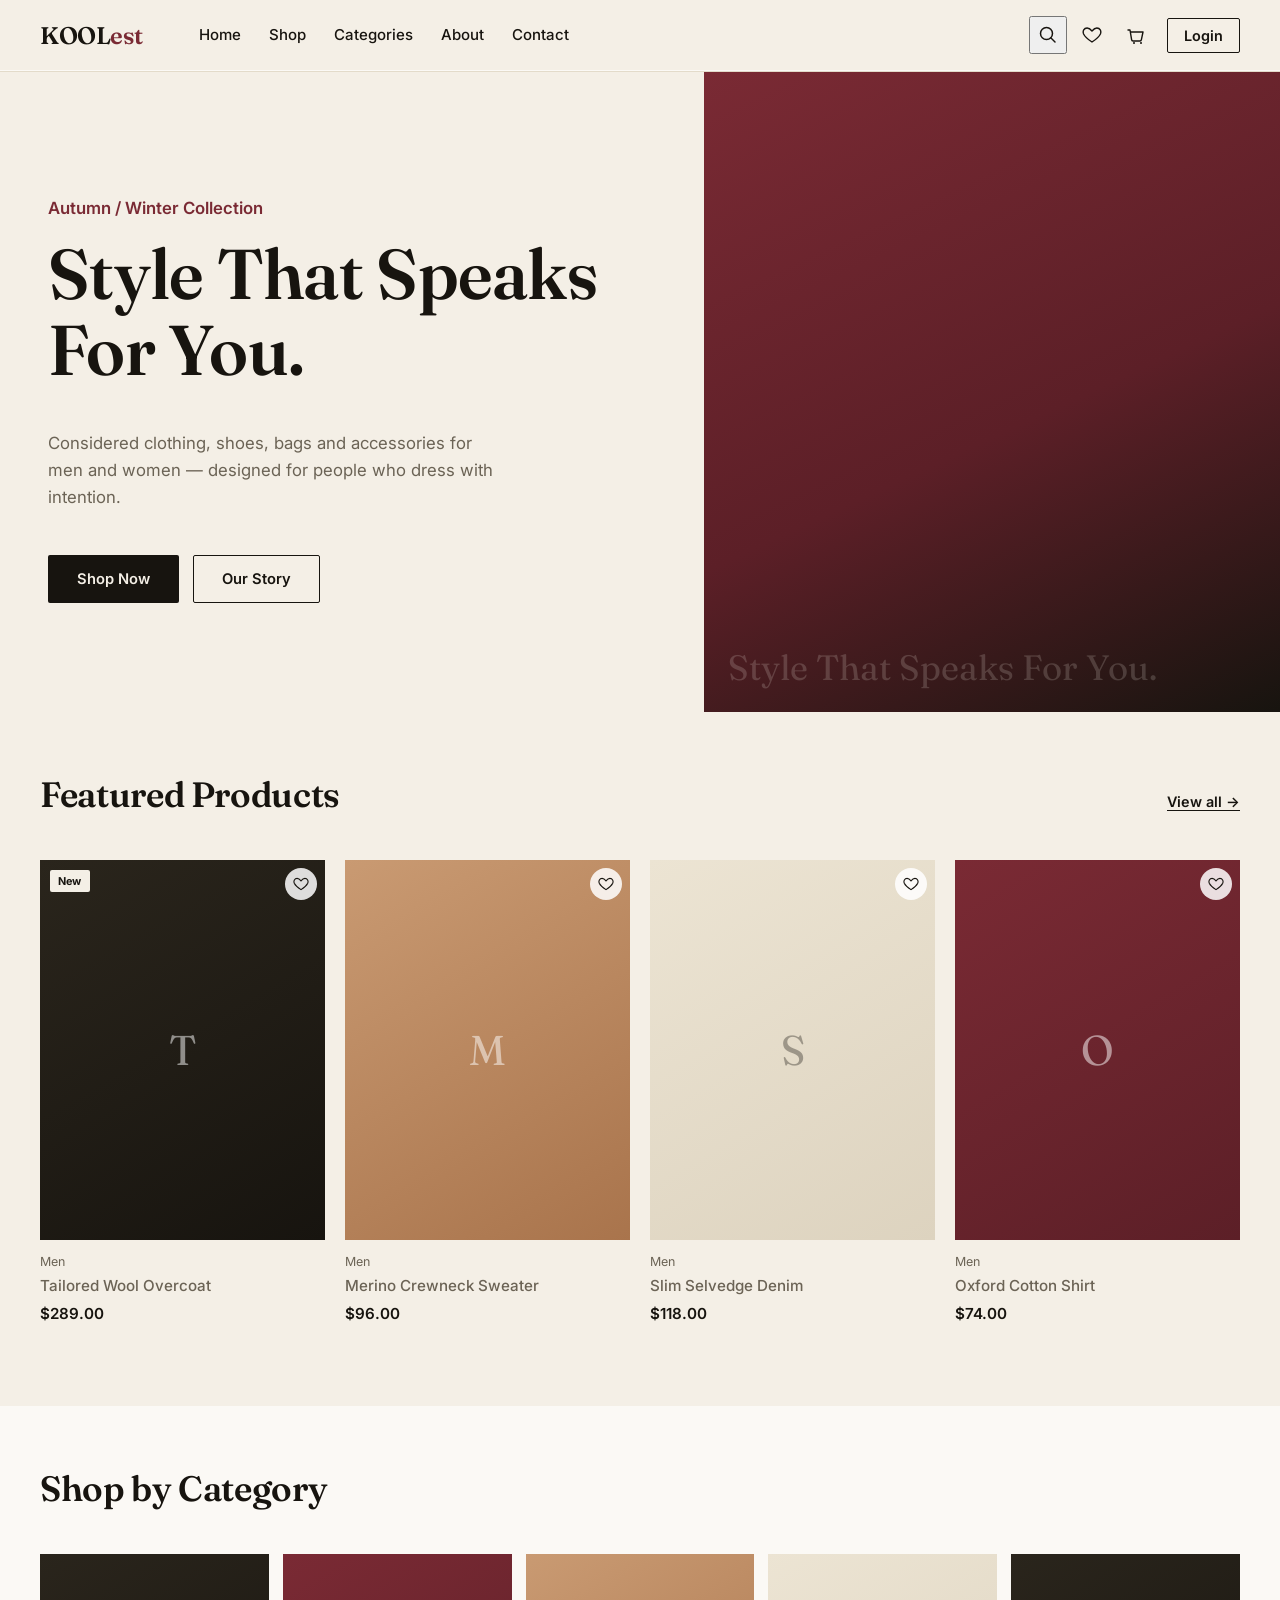
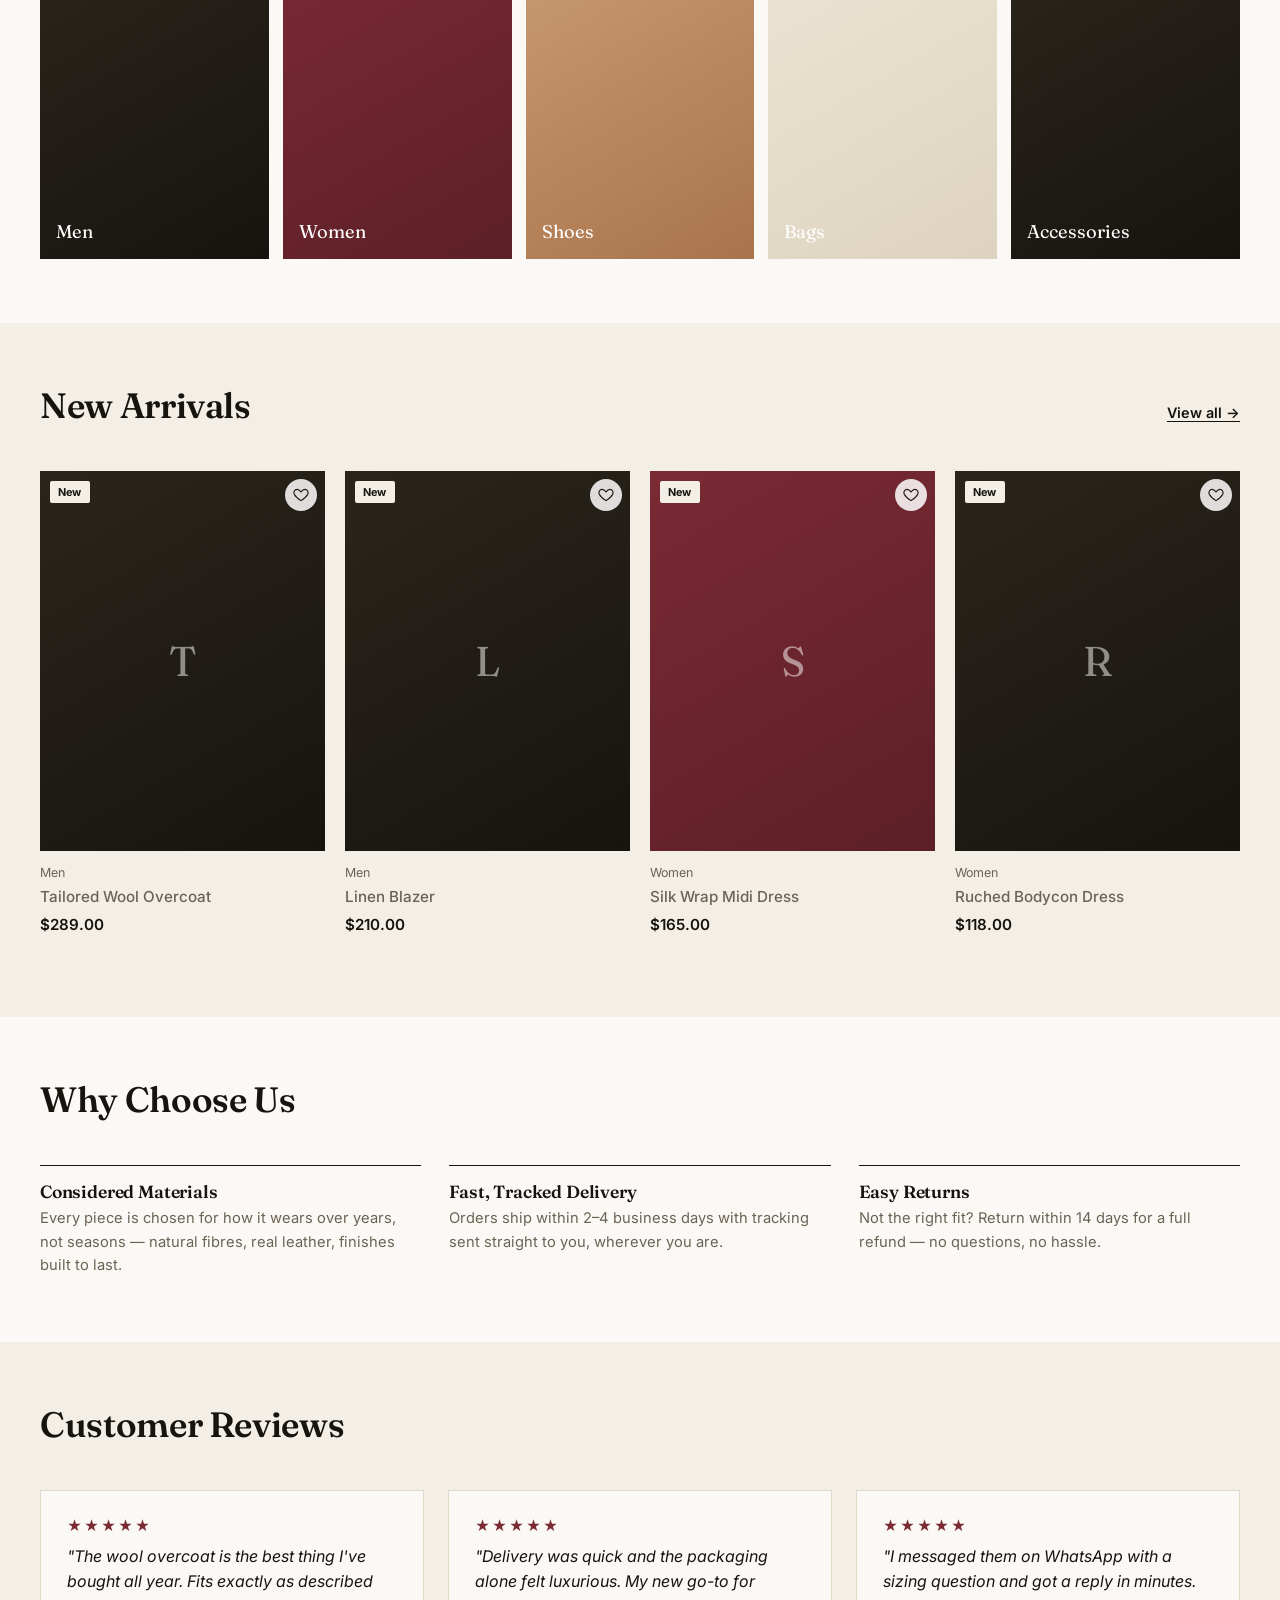
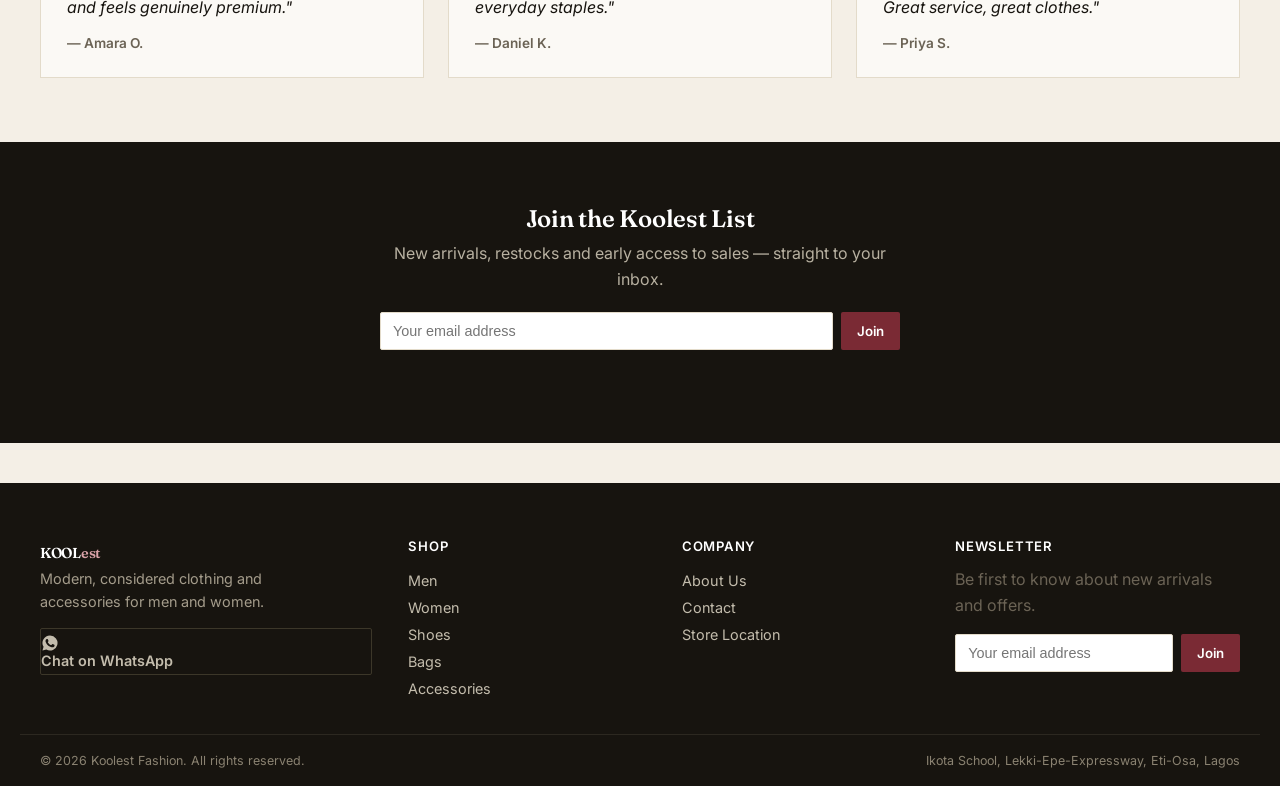
<file: k web/index.html>
<!DOCTYPE html>
<html lang="en">
<head>
<meta charset="UTF-8" />
<meta name="viewport" content="width=device-width, initial-scale=1.0" />
<title>Koolest Fashion — Style That Speaks For You</title>
<meta name="description" content="Koolest Fashion — modern, considered clothing, shoes, bags and accessories for men and women." />
<link rel="preconnect" href="https://fonts.googleapis.com">
<link href="https://fonts.googleapis.com/css2?family=Fraunces:opsz,wght@9..144,500;9..144,600;9..144,700&family=Inter:wght@400;500;600;700&display=swap" rel="stylesheet">
<link rel="stylesheet" href="style.css" />
</head>
<body>

<div id="site-header"></div>

<section class="hero">
  <div class="hero-text">
    <p class="hero-eyebrow">Autumn / Winter Collection</p>
    <h1>Style That Speaks For You.</h1>
    <p>Considered clothing, shoes, bags and accessories for men and women — designed for people who dress with intention.</p>
    <div class="hero-actions">
      <a href="shop.html" class="btn btn-primary">Shop Now</a>
      <a href="about.html" class="btn btn-outline">Our Story</a>
    </div>
  </div>
  <div class="hero-image"></div>
</section>

<section class="section">
  <div class="wrap">
    <div class="section-head">
      <h2>Featured Products</h2>
      <a href="shop.html">View all →</a>
    </div>
    <div class="grid grid-4" id="featuredGrid"></div>
  </div>
</section>

<section class="section section-alt" id="categories">
  <div class="wrap">
    <div class="section-head"><h2>Shop by Category</h2></div>
    <div class="cat-grid" id="catGrid"></div>
  </div>
</section>

<section class="section">
  <div class="wrap">
    <div class="section-head">
      <h2>New Arrivals</h2>
      <a href="shop.html">View all →</a>
    </div>
    <div class="grid grid-4" id="newGrid"></div>
  </div>
</section>

<section class="section section-alt">
  <div class="wrap">
    <div class="section-head"><h2>Why Choose Us</h2></div>
    <div class="feature-grid">
      <div class="feature">
        <h3>Considered Materials</h3>
        <p>Every piece is chosen for how it wears over years, not seasons — natural fibres, real leather, finishes built to last.</p>
      </div>
      <div class="feature">
        <h3>Fast, Tracked Delivery</h3>
        <p>Orders ship within 2–4 business days with tracking sent straight to you, wherever you are.</p>
      </div>
      <div class="feature">
        <h3>Easy Returns</h3>
        <p>Not the right fit? Return within 14 days for a full refund — no questions, no hassle.</p>
      </div>
    </div>
  </div>
</section>

<section class="section">
  <div class="wrap">
    <div class="section-head"><h2>Customer Reviews</h2></div>
    <div class="review-grid">
      <div class="review">
        <div class="review-stars">★★★★★</div>
        <p>"The wool overcoat is the best thing I've bought all year. Fits exactly as described and feels genuinely premium."</p>
        <div class="review-name">— Amara O.</div>
      </div>
      <div class="review">
        <div class="review-stars">★★★★★</div>
        <p>"Delivery was quick and the packaging alone felt luxurious. My new go-to for everyday staples."</p>
        <div class="review-name">— Daniel K.</div>
      </div>
      <div class="review">
        <div class="review-stars">★★★★★</div>
        <p>"I messaged them on WhatsApp with a sizing question and got a reply in minutes. Great service, great clothes."</p>
        <div class="review-name">— Priya S.</div>
      </div>
    </div>
  </div>
</section>

<section class="section" style="background:var(--ink); color:var(--ivory)">
  <div class="wrap" style="text-align:center; max-width:560px">
    <h2 style="color:#fff">Join the Koolest List</h2>
    <p style="color:#b8b1a1">New arrivals, restocks and early access to sales — straight to your inbox.</p>
    <form class="newsletter-form" style="margin-top:20px" onsubmit="handleNewsletter(event)">
      <input type="email" required placeholder="Your email address" />
      <button type="submit">Join</button>
    </form>
    <p class="newsletter-note" id="newsletterNote2" style="color:#d9a2a8"></p>
  </div>
</section>

<div id="site-footer"></div>

<script src="products.js"></script>
<script src="store.js"></script>
<script src="chrome.js"></script>
<script>
  document.addEventListener("DOMContentLoaded", () => {
    document.getElementById("featuredGrid").innerHTML =
      PRODUCTS.slice(0, 4).map(productCardHTML).join("");
    document.getElementById("newGrid").innerHTML =
      PRODUCTS.filter(p => p.tag === "New").slice(0, 4).map(productCardHTML).join("");
    document.getElementById("catGrid").innerHTML = CATEGORIES.map((c, i) => {
      const tones = ["tone-ink","tone-wine","tone-clay","tone-sand","tone-ink"];
      return `<a class="cat-card ${tones[i % tones.length]}" href="shop.html?cat=${c.id}"><span>${c.label}</span></a>`;
    }).join("");
  });
</script>
</body>
</html>
</file>
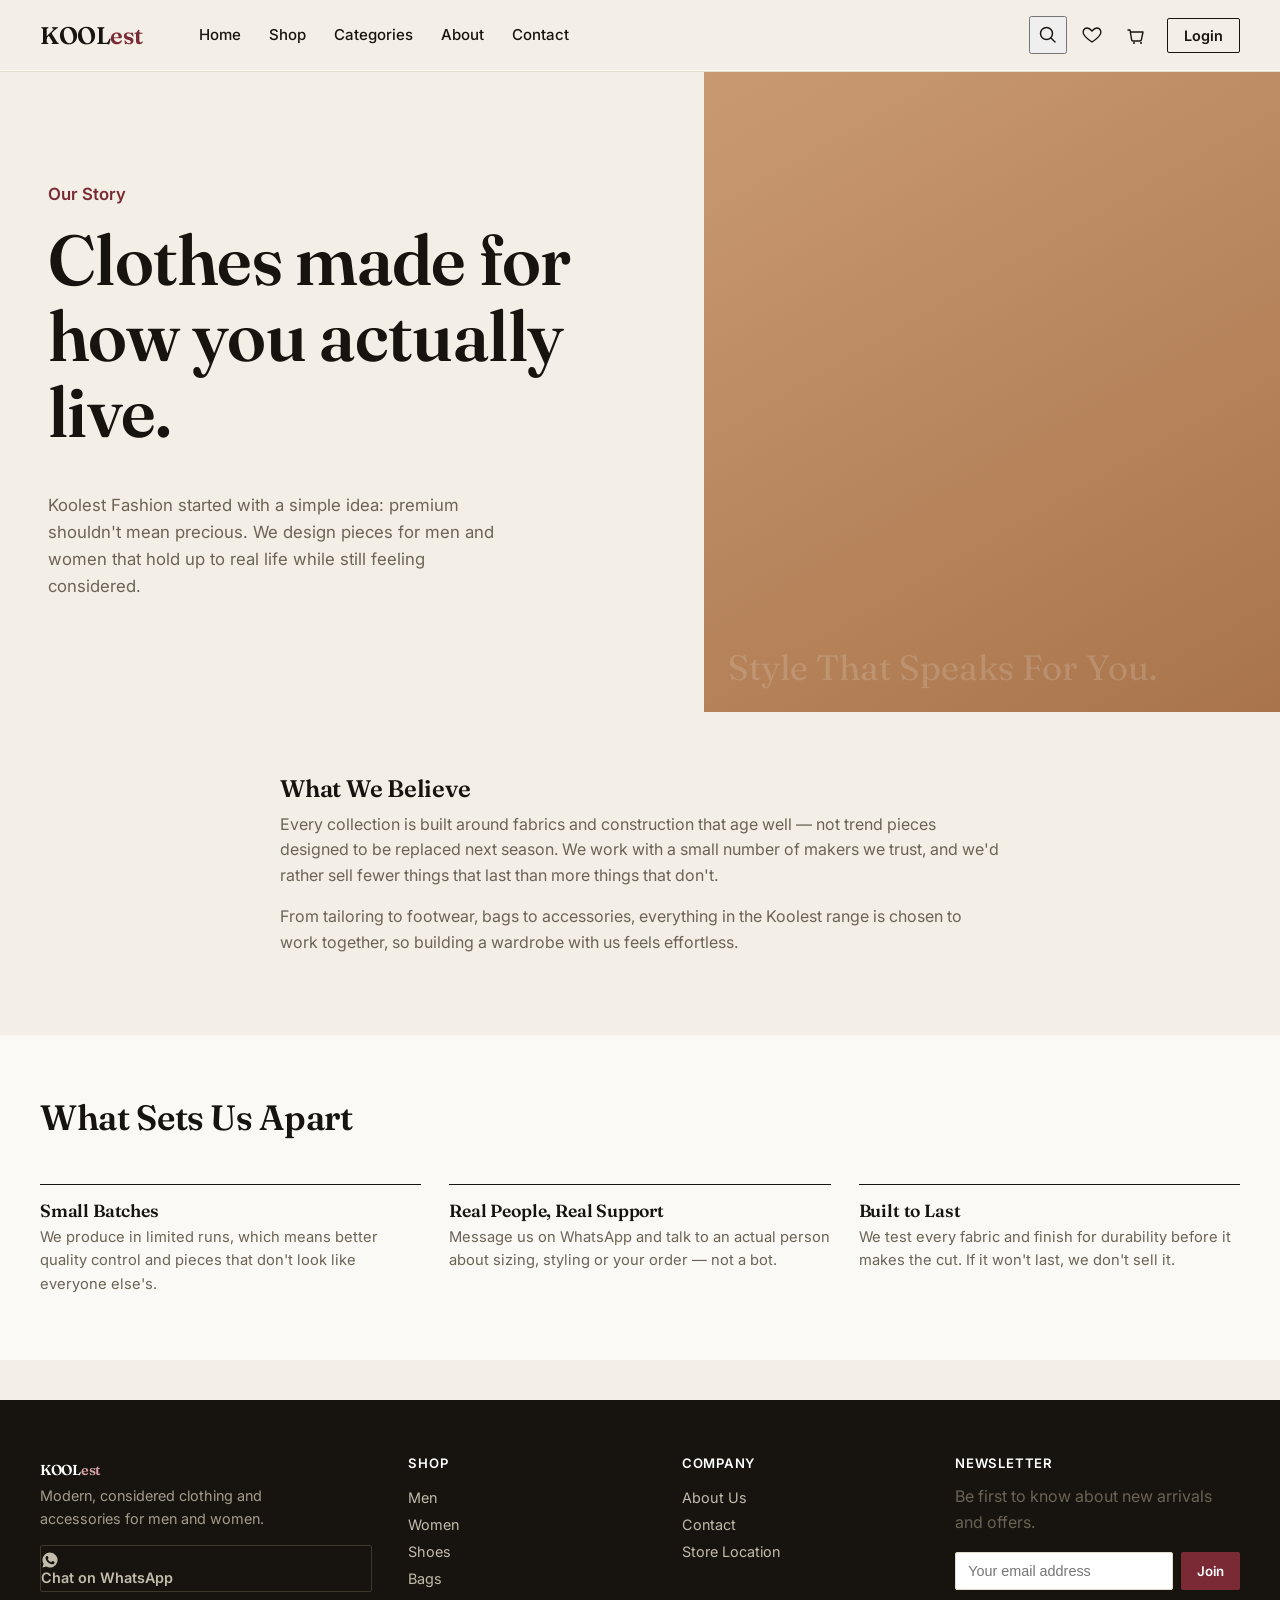
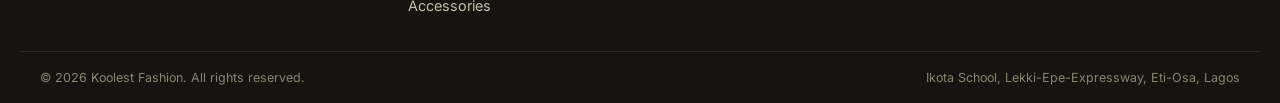
<file: k web/about.html>
<!DOCTYPE html>
<html lang="en">
<head>
<meta charset="UTF-8" />
<meta name="viewport" content="width=device-width, initial-scale=1.0" />
<title>About — Koolest Fashion</title>
<link rel="preconnect" href="https://fonts.googleapis.com">
<link href="https://fonts.googleapis.com/css2?family=Fraunces:opsz,wght@9..144,500;9..144,600;9..144,700&family=Inter:wght@400;500;600;700&display=swap" rel="stylesheet">
<link rel="stylesheet" href="style.css" />
</head>
<body>

<div id="site-header"></div>

<section class="hero">
  <div class="hero-text">
    <p class="hero-eyebrow">Our Story</p>
    <h1>Clothes made for how you actually live.</h1>
    <p>Koolest Fashion started with a simple idea: premium shouldn't mean precious. We design pieces for men and women that hold up to real life while still feeling considered.</p>
  </div>
  <div class="hero-image tone-clay"></div>
</section>

<section class="section">
  <div class="wrap" style="max-width:760px">
    <h2>What We Believe</h2>
    <p>Every collection is built around fabrics and construction that age well — not trend pieces designed to be replaced next season. We work with a small number of makers we trust, and we'd rather sell fewer things that last than more things that don't.</p>
    <p>From tailoring to footwear, bags to accessories, everything in the Koolest range is chosen to work together, so building a wardrobe with us feels effortless.</p>
  </div>
</section>

<section class="section section-alt">
  <div class="wrap">
    <div class="section-head"><h2>What Sets Us Apart</h2></div>
    <div class="feature-grid">
      <div class="feature">
        <h3>Small Batches</h3>
        <p>We produce in limited runs, which means better quality control and pieces that don't look like everyone else's.</p>
      </div>
      <div class="feature">
        <h3>Real People, Real Support</h3>
        <p>Message us on WhatsApp and talk to an actual person about sizing, styling or your order — not a bot.</p>
      </div>
      <div class="feature">
        <h3>Built to Last</h3>
        <p>We test every fabric and finish for durability before it makes the cut. If it won't last, we don't sell it.</p>
      </div>
    </div>
  </div>
</section>

<div id="site-footer"></div>

<script src="products.js"></script>
<script src="store.js"></script>
<script src="chrome.js"></script>
</body>
</html>
</file>
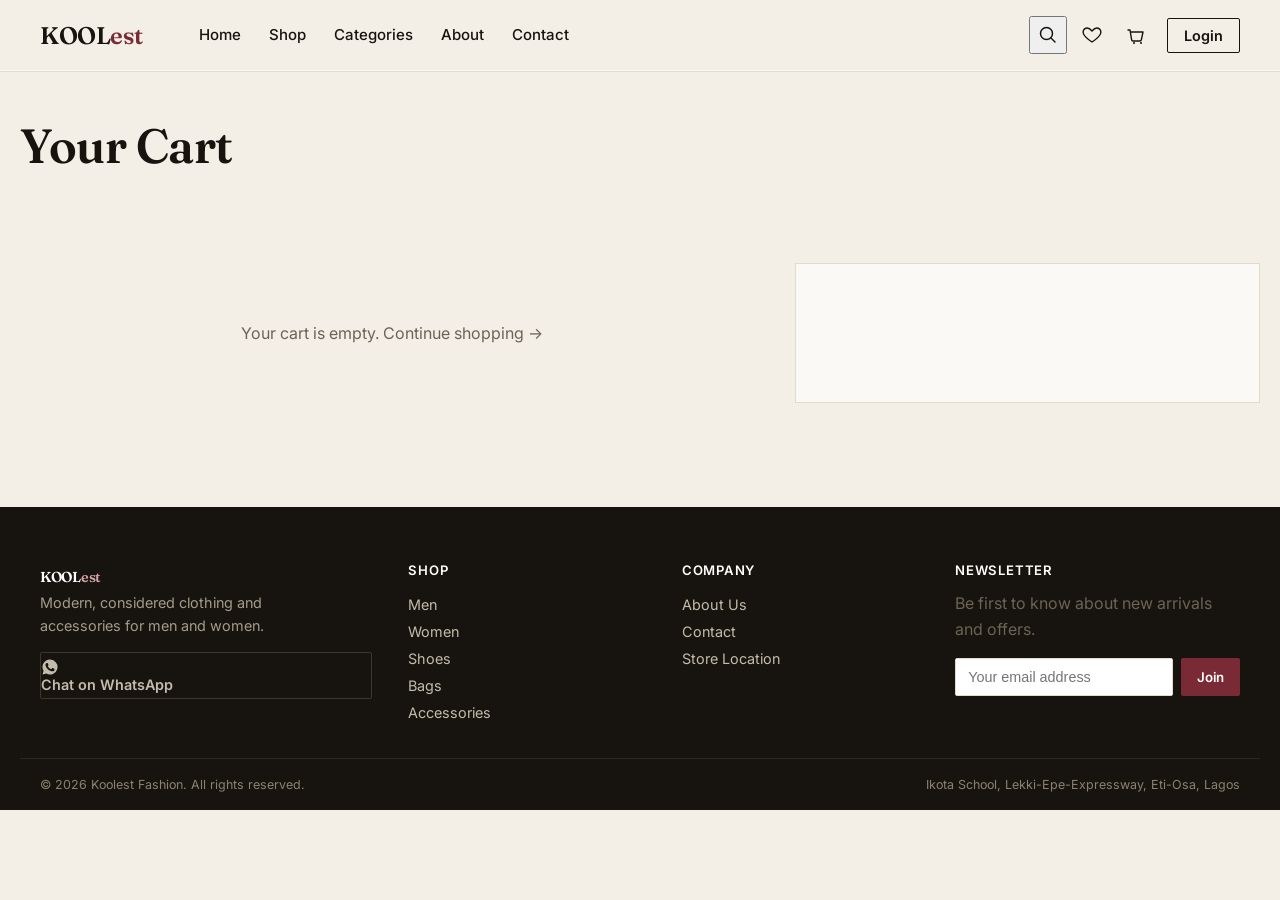
<file: k web/cart.html>
<!DOCTYPE html>
<html lang="en">
<head>
<meta charset="UTF-8" />
<meta name="viewport" content="width=device-width, initial-scale=1.0" />
<title>Your Cart — Koolest Fashion</title>
<link rel="preconnect" href="https://fonts.googleapis.com">
<link href="https://fonts.googleapis.com/css2?family=Fraunces:opsz,wght@9..144,500;9..144,600;9..144,700&family=Inter:wght@400;500;600;700&display=swap" rel="stylesheet">
<link rel="stylesheet" href="style.css" />
</head>
<body>

<div id="site-header"></div>

<div class="wrap page-header"><h1>Your Cart</h1></div>

<div class="wrap section">
  <div class="cart-layout">
    <div id="cartItems"></div>
    <div class="cart-summary" id="cartSummary"></div>
  </div>
</div>

<div id="site-footer"></div>

<script src="products.js"></script>
<script src="store.js"></script>
<script src="chrome.js"></script>
<script src="cart.js"></script>
</body>
</html>
</file>
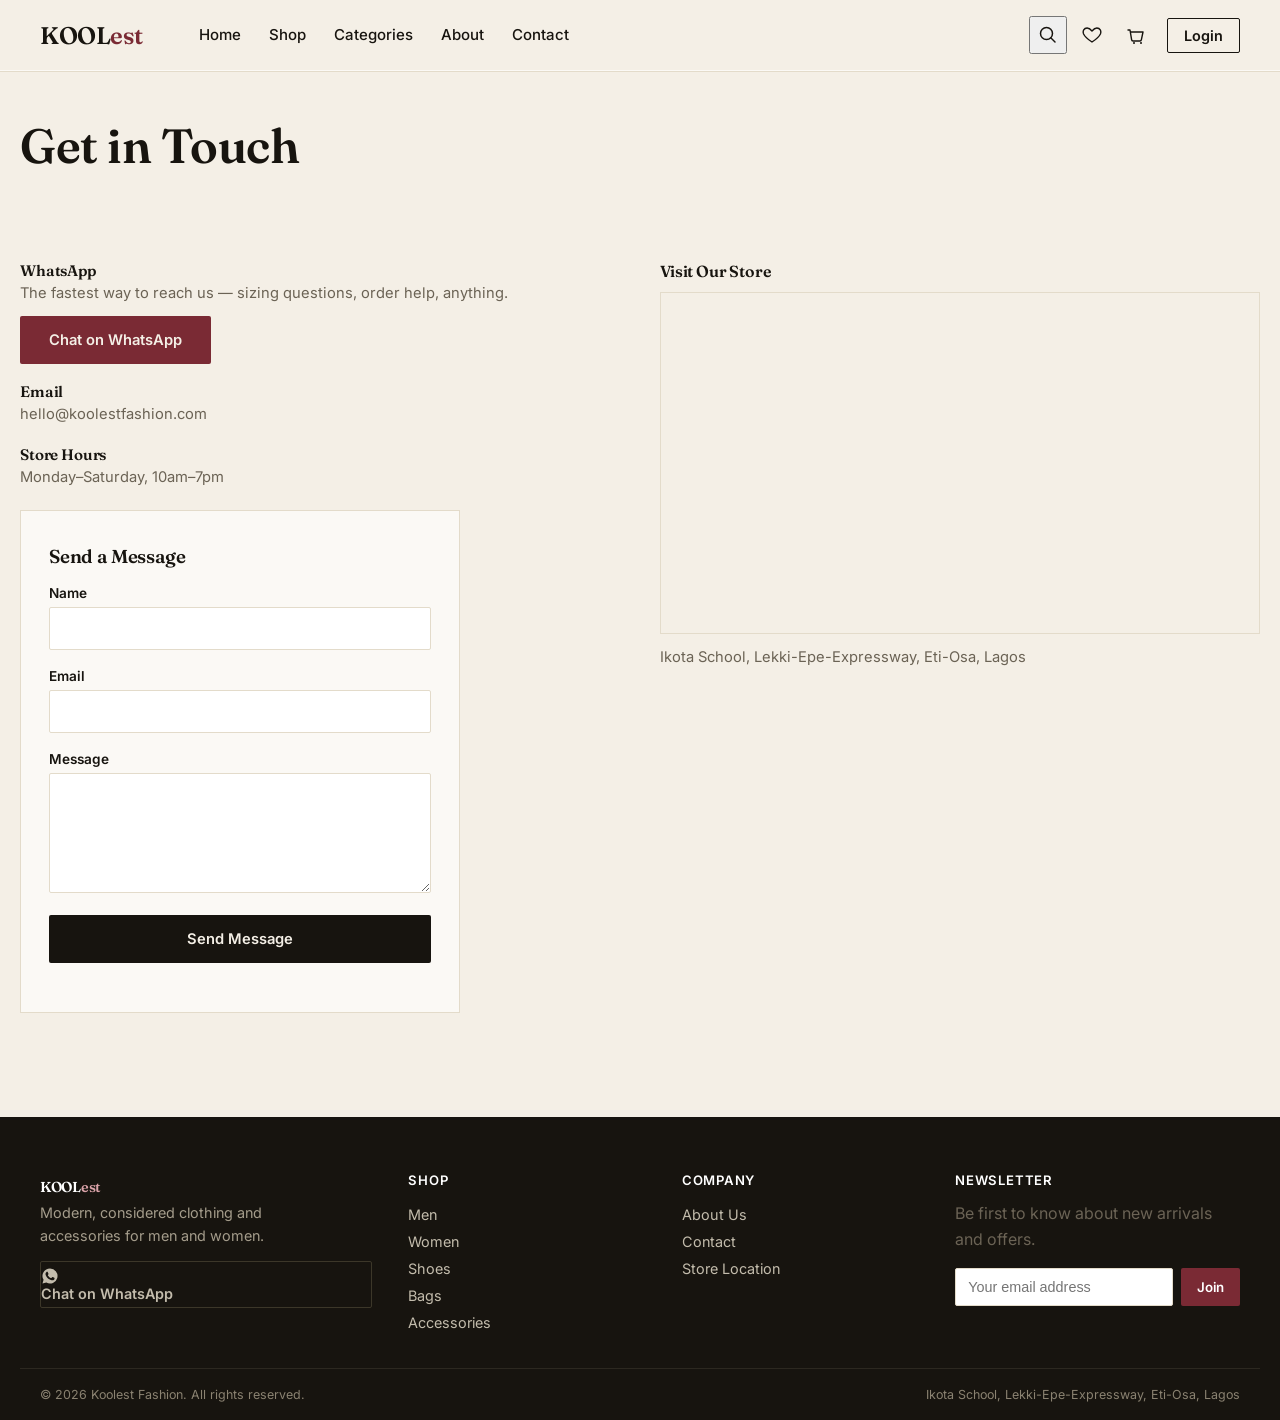
<file: k web/contact.html>
<!DOCTYPE html>
<html lang="en">
<head>
<meta charset="UTF-8" />
<meta name="viewport" content="width=device-width, initial-scale=1.0" />
<title>Contact — Koolest Fashion</title>
<link rel="preconnect" href="https://fonts.googleapis.com">
<link href="https://fonts.googleapis.com/css2?family=Fraunces:opsz,wght@9..144,500;9..144,600;9..144,700&family=Inter:wght@400;500;600;700&display=swap" rel="stylesheet">
<link rel="stylesheet" href="style.css" />
</head>
<body>

<div id="site-header"></div>

<div class="wrap page-header"><h1>Get in Touch</h1></div>

<div class="wrap section">
  <div class="contact-grid">
    <div>
      <div class="contact-detail">
        <div>
          <h4>WhatsApp</h4>
          <p>The fastest way to reach us — sizing questions, order help, anything.</p>
          <a href="https://wa.me/+2348052508996" target="_blank" rel="noopener" class="btn btn-wine" style="margin-top:10px">Chat on WhatsApp</a>
        </div>
      </div>
      <div class="contact-detail">
        <div>
          <h4>Email</h4>
          <p>hello@koolestfashion.com</p>
        </div>
      </div>
      <div class="contact-detail">
        <div>
          <h4>Store Hours</h4>
          <p>Monday–Saturday, 10am–7pm</p>
        </div>
      </div>

      <form class="form-card" style="margin-top:8px; margin-left:0" onsubmit="handleContactSubmit(event)">
        <h3 style="margin-bottom:18px">Send a Message</h3>
        <div class="form-field">
          <label>Name</label>
          <input type="text" required />
        </div>
        <div class="form-field">
          <label>Email</label>
          <input type="email" required />
        </div>
        <div class="form-field">
          <label>Message</label>
          <textarea required></textarea>
        </div>
        <button type="submit" class="btn btn-primary btn-full">Send Message</button>
        <p class="form-note" id="contactNote" style="text-align:center"></p>
      </form>
    </div>

    <div id="location">
      <h4 style="margin-bottom:12px">Visit Our Store</h4>
      <div class="map-embed">
        <iframe
          src="https://www.google.com/maps?q=12+Adeola+Odeku+Street+Victoria+Island+Lagos&output=embed"
          loading="lazy"
          referrerpolicy="no-referrer-when-downgrade"
          title="Koolest Fashion store location">
        </iframe>
      </div>
      <p style="margin-top:12px; font-size:0.92rem; color:var(--text-dim)">
        Ikota School, Lekki-Epe-Expressway, Eti-Osa, Lagos
      </p>
    </div>
  </div>
</div>

<div id="site-footer"></div>

<script src="products.js"></script>
<script src="store.js"></script>
<script src="chrome.js"></script>
<script src="contact.js"></script>
</body>
</html>
</file>
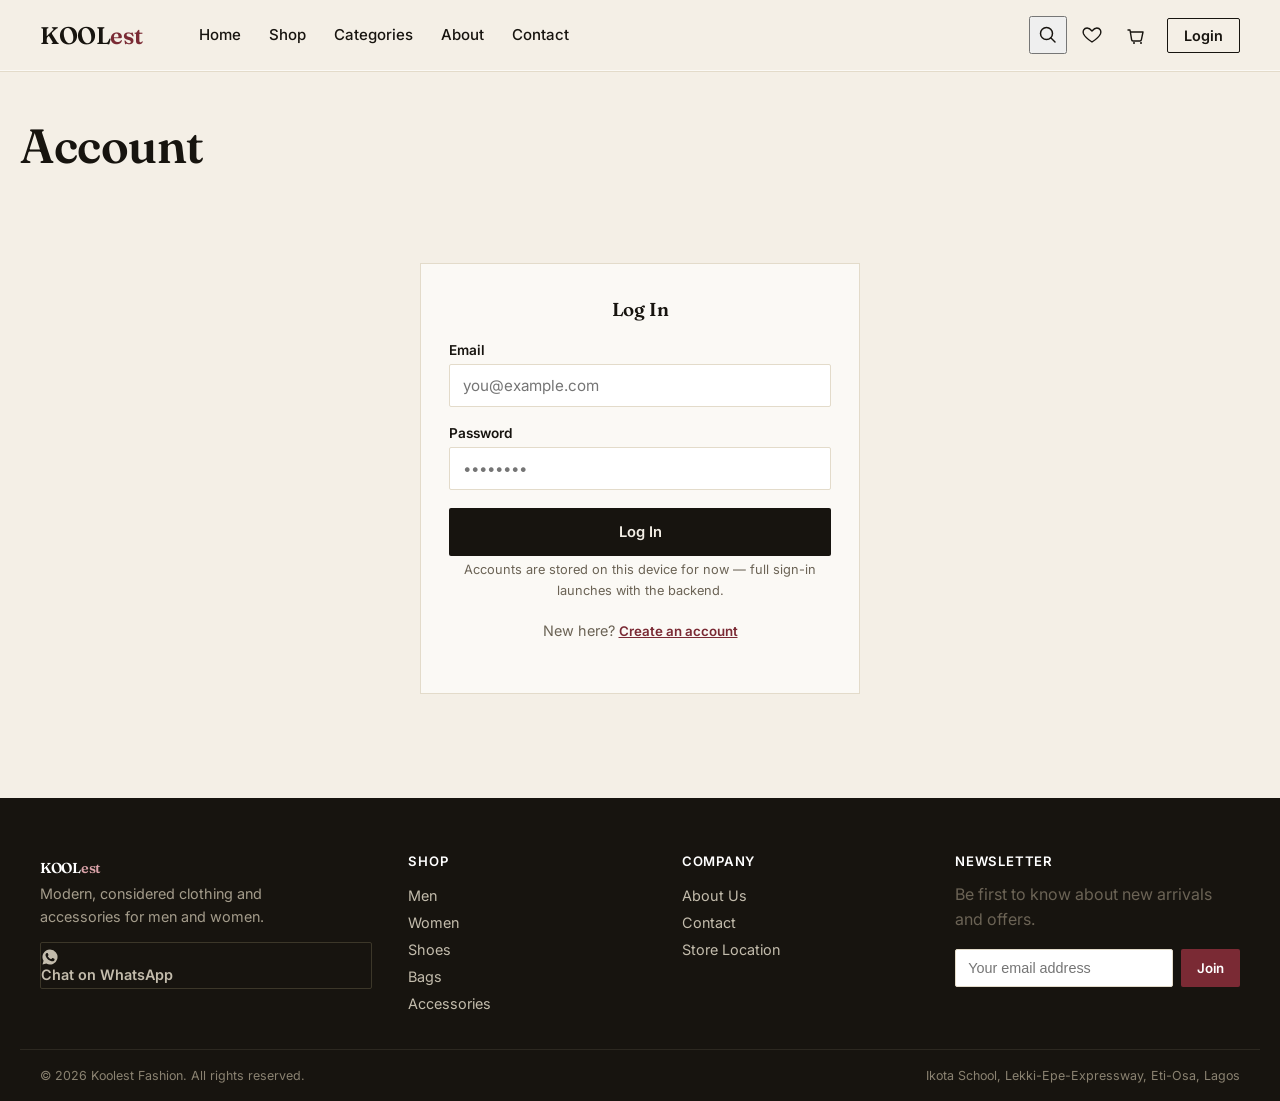
<file: k web/login.html>
<!DOCTYPE html>
<html lang="en">
<head>
<meta charset="UTF-8" />
<meta name="viewport" content="width=device-width, initial-scale=1.0" />
<title>Login — Koolest Fashion</title>
<link rel="preconnect" href="https://fonts.googleapis.com">
<link href="https://fonts.googleapis.com/css2?family=Fraunces:opsz,wght@9..144,500;9..144,600;9..144,700&family=Inter:wght@400;500;600;700&display=swap" rel="stylesheet">
<link rel="stylesheet" href="style.css" />
</head>
<body>

<div id="site-header"></div>

<div class="wrap page-header"><h1>Account</h1></div>

<div class="wrap section">

  <div id="accountView" class="form-card" style="display:none; text-align:center">
    <h3>Welcome back, <span id="accountName"></span></h3>
    <p id="accountEmail" style="color:var(--text-dim)"></p>
    <a href="shop.html" class="btn btn-outline btn-full" style="margin-bottom:10px">Continue Shopping</a>
    <button class="btn btn-primary btn-full" id="signOutBtn">Sign Out</button>
  </div>

  <div id="authCard">
    <form id="loginForm" class="form-card">
      <h3 style="text-align:center; margin-bottom:22px">Log In</h3>
      <div class="form-field">
        <label>Email</label>
        <input type="email" name="email" required placeholder="you@example.com" />
      </div>
      <div class="form-field">
        <label>Password</label>
        <input type="password" name="password" required minlength="6" placeholder="••••••••" />
      </div>
      <button type="submit" class="btn btn-primary btn-full">Log In</button>
      <p class="form-note" style="text-align:center">Accounts are stored on this device for now — full sign-in launches with the backend.</p>
      <p class="form-switch">New here? <button type="button" id="showSignup">Create an account</button></p>
    </form>

    <form id="signupForm" class="form-card" style="display:none">
      <h3 style="text-align:center; margin-bottom:22px">Create Account</h3>
      <div class="form-field">
        <label>Full Name</label>
        <input type="text" name="name" required placeholder="Your name" />
      </div>
      <div class="form-field">
        <label>Email</label>
        <input type="email" name="email" required placeholder="you@example.com" />
      </div>
      <div class="form-field">
        <label>Password</label>
        <input type="password" name="password" required minlength="6" placeholder="••••••••" />
      </div>
      <button type="submit" class="btn btn-primary btn-full">Create Account</button>
      <p class="form-switch">Already have an account? <button type="button" id="showLogin">Log in</button></p>
    </form>
  </div>

</div>

<div id="site-footer"></div>

<script src="products.js"></script>
<script src="store.js"></script>
<script src="chrome.js"></script>
<script src="login.js"></script>
</body>
</html>
</file>
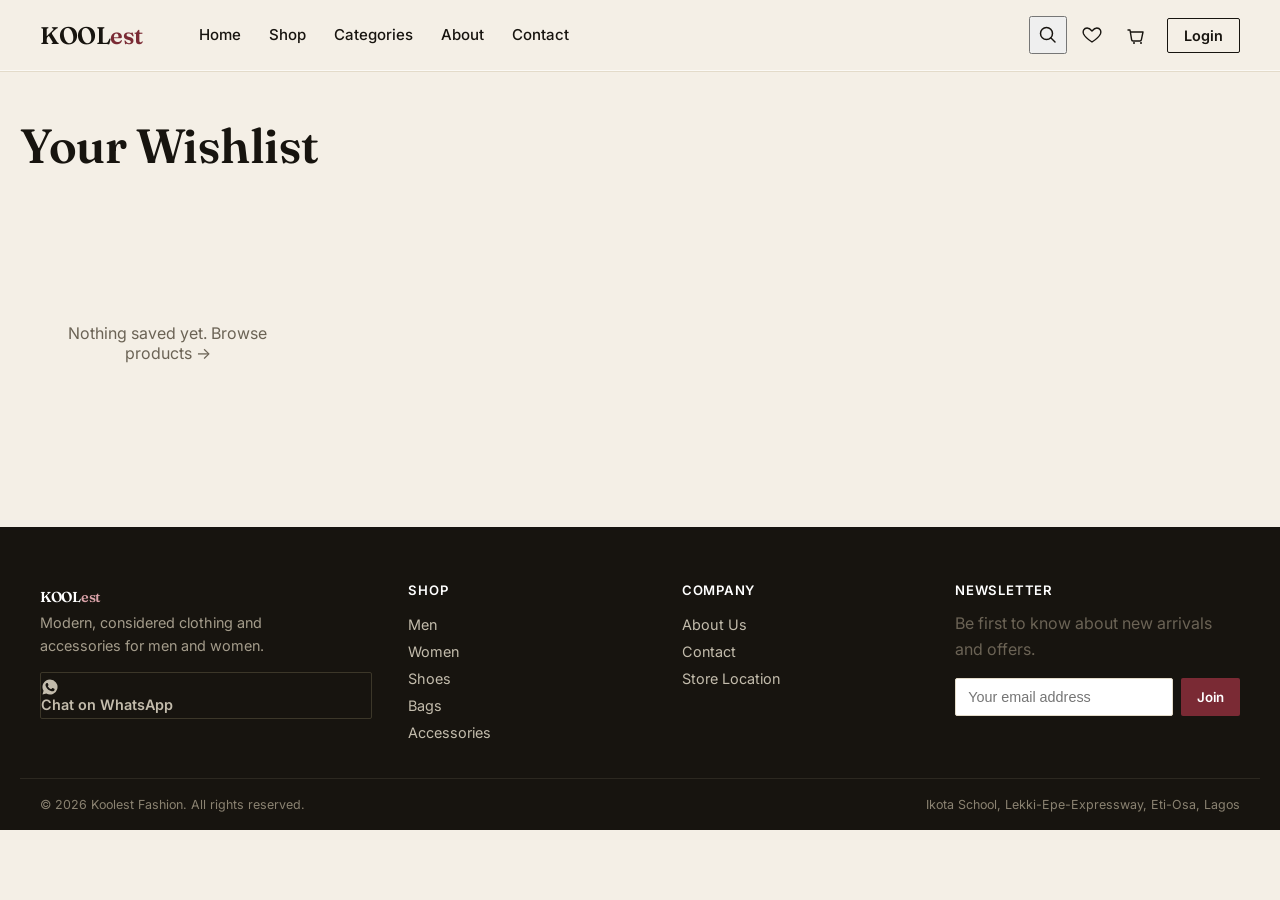
<file: k web/wishlist.html>
<!DOCTYPE html>
<html lang="en">
<head>
<meta charset="UTF-8" />
<meta name="viewport" content="width=device-width, initial-scale=1.0" />
<title>Wishlist — Koolest Fashion</title>
<link rel="preconnect" href="https://fonts.googleapis.com">
<link href="https://fonts.googleapis.com/css2?family=Fraunces:opsz,wght@9..144,500;9..144,600;9..144,700&family=Inter:wght@400;500;600;700&display=swap" rel="stylesheet">
<link rel="stylesheet" href="style.css" />
</head>
<body>

<div id="site-header"></div>

<div class="wrap page-header"><h1>Your Wishlist</h1></div>

<div class="wrap section">
  <div class="grid grid-4" id="wishGrid"></div>
</div>

<div id="site-footer"></div>

<script src="products.js"></script>
<script src="store.js"></script>
<script src="chrome.js"></script>
<script src="wishlist.js"></script>
</body>
</html>
</file>
<file: k web/style.css>
/* ============================================================
   KOOLEST FASHION — design tokens
   ============================================================ */
:root {
  --ink: #17140f;
  --ivory: #f4efe6;
  --paper: #fbf9f5;
  --wine: #7a2a34;
  --wine-dark: #5c1f27;
  --sand: #ddd3bf;
  --caramel: #a9744c;
  --line: #e3dbca;
  --text-dim: #6b6355;

  --serif: "Fraunces", "Iowan Old Style", Georgia, serif;
  --sans: "Inter", -apple-system, BlinkMacSystemFont, sans-serif;

  --container: 1240px;
}

* { box-sizing: border-box; }
html { scroll-behavior: smooth; }
body {
  margin: 0;
  font-family: var(--sans);
  background: var(--ivory);
  color: var(--ink);
  -webkit-font-smoothing: antialiased;
}
img, svg { display: block; max-width: 100%; }
a { color: inherit; text-decoration: none; }
button { font-family: inherit; cursor: pointer; }
.wrap { max-width: var(--container); margin: 0 auto; padding: 0 20px; }

h1, h2, h3, h4 {
  font-family: var(--serif);
  font-weight: 600;
  margin: 0 0 0.4em;
  letter-spacing: -0.01em;
  line-height: 1.08;
}
p { line-height: 1.6; color: var(--text-dim); margin: 0 0 1em; }

:focus-visible { outline: 2px solid var(--wine); outline-offset: 3px; }

@media (prefers-reduced-motion: reduce) {
  * { animation-duration: 0.001ms !important; transition-duration: 0.001ms !important; }
}

/* ============================================================
   BUTTONS
   ============================================================ */
.btn {
  display: inline-flex;
  align-items: center;
  justify-content: center;
  gap: 8px;
  padding: 14px 28px;
  font-size: 0.92rem;
  font-weight: 600;
  border-radius: 2px;
  border: 1px solid transparent;
  transition: background 0.2s ease, color 0.2s ease, border-color 0.2s ease;
}
.btn-primary { background: var(--ink); color: var(--ivory); }
.btn-primary:hover { background: var(--wine-dark); }
.btn-outline { background: transparent; color: var(--ink); border-color: var(--ink); }
.btn-outline:hover { background: var(--ink); color: var(--ivory); }
.btn-wine { background: var(--wine); color: var(--ivory); }
.btn-wine:hover { background: var(--wine-dark); }
.btn-full { width: 100%; }
.btn:disabled { opacity: 0.4; cursor: not-allowed; }

/* ============================================================
   HEADER
   ============================================================ */
#site-header { position: sticky; top: 0; z-index: 50; background: var(--ivory); border-bottom: 1px solid var(--line); }
.header-inner {
  max-width: var(--container);
  margin: 0 auto;
  padding: 16px 20px;
  display: flex;
  align-items: center;
  gap: 20px;
}
.logo { font-family: var(--serif); font-size: 1.5rem; font-weight: 600; letter-spacing: -0.02em; white-space: nowrap; }
.logo em { font-style: normal; color: var(--wine); }

.main-nav { display: none; gap: 28px; margin-right: auto; margin-left: 36px; }
.main-nav a { font-size: 0.94rem; font-weight: 500; padding: 6px 0; border-bottom: 1px solid transparent; }
.main-nav a:hover { border-color: var(--ink); }

.header-actions { display: flex; align-items: center; gap: 6px; margin-left: auto; }
.icon-btn { position: relative; display: inline-flex; align-items: center; justify-content: center; width: 38px; height: 38px; color: var(--ink); }
.badge {
  position: absolute; top: 2px; right: 0;
  background: var(--wine); color: #fff;
  font-size: 0.62rem; font-weight: 700;
  min-width: 16px; height: 16px; border-radius: 8px;
  align-items: center; justify-content: center; padding: 0 4px;
}
.login-btn { margin-left: 6px; font-size: 0.9rem; font-weight: 600; padding: 8px 16px; border: 1px solid var(--ink); border-radius: 2px; }
.login-btn:hover { background: var(--ink); color: var(--ivory); }

.menu-toggle { display: flex; flex-direction: column; justify-content: center; gap: 5px; width: 38px; height: 38px; background: none; border: none; padding: 0; }
.menu-toggle span { display: block; width: 20px; height: 1.5px; background: var(--ink); transition: transform 0.2s ease, opacity 0.2s ease; }
.menu-toggle.open span:nth-child(1) { transform: translateY(6.5px) rotate(45deg); }
.menu-toggle.open span:nth-child(2) { opacity: 0; }
.menu-toggle.open span:nth-child(3) { transform: translateY(-6.5px) rotate(-45deg); }

.main-nav.open {
  display: flex; flex-direction: column; gap: 0;
  position: absolute; top: 100%; left: 0; right: 0;
  background: var(--paper); border-bottom: 1px solid var(--line);
  padding: 8px 20px 16px; margin: 0;
}
.main-nav.open a { padding: 12px 0; border-bottom: 1px solid var(--line); }

.search-bar { max-height: 0; overflow: hidden; transition: max-height 0.25s ease; background: var(--paper); border-bottom: 1px solid transparent; }
.search-bar.open { max-height: 80px; border-bottom-color: var(--line); }
.search-form { max-width: var(--container); margin: 0 auto; padding: 14px 20px; display: flex; gap: 10px; }
.search-form input { flex: 1; border: 1px solid var(--line); background: #fff; padding: 10px 14px; font-size: 0.95rem; border-radius: 2px; }
.search-form button { padding: 10px 18px; background: var(--ink); color: var(--ivory); border: none; border-radius: 2px; font-weight: 600; }

@media (min-width: 900px) {
  .main-nav { display: flex; }
  .menu-toggle { display: none; }
}

/* ============================================================
   HERO
   ============================================================ */
.hero { display: grid; grid-template-columns: 1fr; align-items: stretch; }
.hero-text {
  padding: 64px 20px 40px;
  display: flex; flex-direction: column; justify-content: center;
  max-width: var(--container); margin: 0 auto; width: 100%;
}
.hero-eyebrow { font-size: 0.85rem; color: var(--wine); font-weight: 600; margin-bottom: 14px; }
.hero-text h1 { font-size: clamp(2.4rem, 8vw, 4.4rem); max-width: 12ch; }
.hero-text p { max-width: 42ch; font-size: 1.05rem; margin-top: 14px; }
.hero-actions { display: flex; gap: 14px; margin-top: 28px; flex-wrap: wrap; }
.hero-image { position: relative; aspect-ratio: 4 / 5; background: linear-gradient(155deg, var(--wine) 0%, var(--wine-dark) 55%, var(--ink) 100%); overflow: hidden; }
.hero-image::after {
  content: "Style That Speaks For You.";
  position: absolute; bottom: 24px; left: 24px; right: 24px;
  font-family: var(--serif); color: rgba(244,239,230,0.18);
  font-size: clamp(1.4rem, 6vw, 2.2rem); line-height: 1.1;
}
@media (min-width: 900px) {
  .hero { grid-template-columns: 1.1fr 0.9fr; min-height: 640px; }
  .hero-text { padding: 0 48px; align-items: flex-start; text-align: left; }
  .hero-image { aspect-ratio: auto; }
}

/* ============================================================
   SECTIONS
   ============================================================ */
.section { padding: 64px 0; }
.section-head { display: flex; align-items: baseline; justify-content: space-between; margin-bottom: 32px; gap: 20px; flex-wrap: wrap; }
.section-head h2 { font-size: clamp(1.6rem, 4vw, 2.2rem); }
.section-head a { font-size: 0.9rem; font-weight: 600; border-bottom: 1px solid var(--ink); }
.section-alt { background: var(--paper); }

/* Product grid */
.grid { display: grid; grid-template-columns: repeat(2, 1fr); gap: 20px 16px; }
@media (min-width: 640px) { .grid { grid-template-columns: repeat(3, 1fr); gap: 28px 20px; } }
@media (min-width: 1000px) { .grid-4 { grid-template-columns: repeat(4, 1fr); } }

.product-card { position: relative; }
.product-media { position: relative; aspect-ratio: 3/4; overflow: hidden; background: var(--sand); margin-bottom: 12px; }
.product-media .tone { width: 100%; height: 100%; }
.tone-ink { background: linear-gradient(150deg, #2a251c, var(--ink)); }
.tone-wine { background: linear-gradient(150deg, var(--wine), var(--wine-dark)); }
.tone-clay { background: linear-gradient(150deg, #c99a72, var(--caramel)); }
.tone-sand { background: linear-gradient(150deg, #ece4d3, var(--sand)); }
.product-initial {
  position: absolute; inset: 0; display: flex; align-items: center; justify-content: center;
  font-family: var(--serif); font-size: 2.6rem; color: rgba(255,255,255,0.5);
}
.tone-sand .product-initial { color: rgba(23,20,15,0.35); }
.product-tag {
  position: absolute; top: 10px; left: 10px; background: var(--ivory); color: var(--ink);
  font-size: 0.68rem; font-weight: 700; padding: 4px 8px; border-radius: 2px; letter-spacing: 0.02em;
}
.wish-btn {
  position: absolute; top: 8px; right: 8px; width: 32px; height: 32px; border-radius: 50%;
  background: rgba(255,255,255,0.85); border: none; display: flex; align-items: center; justify-content: center;
  color: var(--ink); transition: transform 0.15s ease;
}
.wish-btn:hover { transform: scale(1.08); }
.wish-btn.active { color: var(--wine); }
.wish-btn.active svg { fill: var(--wine); }

.product-name { font-size: 0.95rem; font-weight: 500; margin: 0 0 4px; }
.product-name a:hover { text-decoration: underline; }
.product-price { font-weight: 600; color: var(--ink); font-size: 0.95rem; }
.product-cat { font-size: 0.78rem; color: var(--text-dim); text-transform: capitalize; margin-bottom: 2px; }

/* Categories */
.cat-grid { display: grid; grid-template-columns: repeat(2, 1fr); gap: 14px; }
@media (min-width: 700px) { .cat-grid { grid-template-columns: repeat(5, 1fr); } }
.cat-card { aspect-ratio: 3/4; position: relative; display: flex; align-items: flex-end; padding: 16px; overflow: hidden; }
.cat-card span { position: relative; color: #fff; font-family: var(--serif); font-size: 1.15rem; }

/* Why choose us */
.feature-grid { display: grid; grid-template-columns: 1fr; gap: 28px; }
@media (min-width: 700px) { .feature-grid { grid-template-columns: repeat(3, 1fr); } }
.feature { border-top: 1px solid var(--ink); padding-top: 16px; }
.feature h3 { font-size: 1.1rem; margin-bottom: 6px; }
.feature p { font-size: 0.92rem; margin: 0; }

/* Reviews */
.review-grid { display: grid; grid-template-columns: 1fr; gap: 24px; }
@media (min-width: 700px) { .review-grid { grid-template-columns: repeat(3, 1fr); } }
.review { background: var(--paper); padding: 26px; border: 1px solid var(--line); }
.review-stars { color: var(--wine); font-size: 0.9rem; margin-bottom: 10px; letter-spacing: 2px; }
.review p { font-style: italic; color: var(--ink); margin-bottom: 14px; }
.review-name { font-size: 0.85rem; font-weight: 600; color: var(--text-dim); }

/* Newsletter (footer form uses this too) */
.newsletter-form { display: flex; gap: 8px; }
.newsletter-form input { flex: 1; padding: 10px 12px; border: 1px solid var(--line); border-radius: 2px; font-size: 0.9rem; }
.newsletter-form button { padding: 10px 16px; background: var(--wine); color: #fff; border: none; border-radius: 2px; font-weight: 600; white-space: nowrap; }
.newsletter-note { font-size: 0.82rem; color: var(--wine); min-height: 1.2em; }

/* ============================================================
   FOOTER
   ============================================================ */
#site-footer { background: var(--ink); color: #d8d2c4; margin-top: 40px; }
.footer-inner { max-width: var(--container); margin: 0 auto; padding: 56px 20px 32px; display: grid; grid-template-columns: 1fr; gap: 36px; }
@media (min-width: 800px) { .footer-inner { grid-template-columns: 1.4fr 1fr 1fr 1.2fr; } }
.footer-brand .logo { color: #fff; }
.footer-brand .logo em { color: #d9a2a8; }
.footer-brand p { color: #a49c8b; font-size: 0.9rem; max-width: 30ch; }
.footer-col h4 { color: #fff; font-family: var(--sans); font-size: 0.82rem; text-transform: uppercase; letter-spacing: 0.06em; margin-bottom: 14px; }
.footer-col a { display: block; font-size: 0.9rem; color: #c3bcac; padding: 5px 0; }
.footer-col a:hover { color: #fff; }
.whatsapp-link { display: inline-flex; align-items: center; gap: 8px; margin-top: 14px; color: #fff; font-size: 0.88rem; font-weight: 600; border: 1px solid #3c3729; padding: 9px 14px; border-radius: 2px; }
.whatsapp-link:hover { background: #241f17; }
.footer-bottom { border-top: 1px solid #2c2820; padding: 18px 20px; display: flex; flex-direction: column; gap: 6px; font-size: 0.78rem; color: #8a8271; max-width: var(--container); margin: 0 auto; }
@media (min-width: 700px) { .footer-bottom { flex-direction: row; justify-content: space-between; } }

/* ============================================================
   SHOP PAGE
   ============================================================ */
.shop-layout { display: grid; grid-template-columns: 1fr; gap: 32px; }
@media (min-width: 860px) { .shop-layout { grid-template-columns: 220px 1fr; } }
.filter-group { margin-bottom: 28px; }
.filter-group h4 { font-size: 0.82rem; text-transform: uppercase; letter-spacing: 0.06em; margin-bottom: 12px; color: var(--text-dim); }
.filter-option { display: flex; align-items: center; gap: 8px; font-size: 0.92rem; padding: 6px 0; cursor: pointer; }
.shop-toolbar { display: flex; align-items: center; justify-content: space-between; margin-bottom: 22px; flex-wrap: wrap; gap: 10px; }
.shop-toolbar select { padding: 8px 10px; border: 1px solid var(--line); background: #fff; border-radius: 2px; font-size: 0.88rem; }
.empty-state { text-align: center; padding: 60px 20px; color: var(--text-dim); }

/* ============================================================
   PRODUCT DETAIL
   ============================================================ */
.pd-layout { display: grid; grid-template-columns: 1fr; gap: 36px; }
@media (min-width: 860px) { .pd-layout { grid-template-columns: 1fr 1fr; } }
.pd-media { aspect-ratio: 4/5; }
.pd-cat { text-transform: uppercase; letter-spacing: 0.06em; font-size: 0.78rem; color: var(--wine); font-weight: 600; }
.pd-title { font-size: clamp(1.6rem, 4vw, 2.3rem); margin: 8px 0 4px; }
.pd-price { font-size: 1.3rem; font-weight: 600; margin-bottom: 20px; }
.qty-row { display: flex; align-items: center; gap: 14px; margin-bottom: 20px; }
.qty-control { display: inline-flex; align-items: center; border: 1px solid var(--line); }
.qty-control button { width: 36px; height: 36px; background: none; border: none; font-size: 1.1rem; }
.qty-control span { width: 36px; text-align: center; font-weight: 600; }
.pd-actions { display: flex; gap: 12px; flex-wrap: wrap; margin-bottom: 28px; }
.pd-meta { border-top: 1px solid var(--line); padding-top: 20px; font-size: 0.92rem; }
.pd-meta p { margin-bottom: 8px; }

/* ============================================================
   CART / WISHLIST
   ============================================================ */
.cart-row { display: grid; grid-template-columns: 84px 1fr auto; gap: 16px; align-items: center; padding: 18px 0; border-bottom: 1px solid var(--line); }
.cart-thumb { width: 84px; aspect-ratio: 3/4; }
.cart-info h4 { font-size: 1rem; margin-bottom: 4px; }
.cart-remove { font-size: 0.8rem; color: var(--text-dim); text-decoration: underline; margin-top: 6px; display: inline-block; }
.cart-summary { background: var(--paper); border: 1px solid var(--line); padding: 24px; }
.summary-row { display: flex; justify-content: space-between; font-size: 0.94rem; padding: 8px 0; }
.summary-row.total { font-weight: 700; font-size: 1.05rem; border-top: 1px solid var(--line); margin-top: 8px; padding-top: 16px; }
.cart-layout { display: grid; grid-template-columns: 1fr; gap: 32px; }
@media (min-width: 900px) { .cart-layout { grid-template-columns: 1.6fr 1fr; } }

/* ============================================================
   FORMS (login/signup/contact)
   ============================================================ */
.form-card { max-width: 440px; margin: 0 auto; background: var(--paper); border: 1px solid var(--line); padding: 36px 28px; }
.form-field { margin-bottom: 18px; }
.form-field label { display: block; font-size: 0.85rem; font-weight: 600; margin-bottom: 6px; }
.form-field input, .form-field textarea { width: 100%; padding: 11px 13px; border: 1px solid var(--line); border-radius: 2px; font-size: 0.95rem; font-family: inherit; }
.form-field textarea { min-height: 120px; resize: vertical; }
.form-switch { text-align: center; margin-top: 18px; font-size: 0.9rem; color: var(--text-dim); }
.form-switch button { background: none; border: none; color: var(--wine); font-weight: 600; text-decoration: underline; padding: 0; }
.form-note { font-size: 0.8rem; color: var(--text-dim); margin-top: 4px; }

/* Page header (About/Contact/Shop title) */
.page-header { padding: 48px 0 8px; }
.page-header h1 { font-size: clamp(2rem, 6vw, 3rem); }

/* Map / location */
.map-embed { aspect-ratio: 16/9; border: 1px solid var(--line); }
.map-embed iframe { width: 100%; height: 100%; border: 0; }
.contact-grid { display: grid; grid-template-columns: 1fr; gap: 40px; }
@media (min-width: 900px) { .contact-grid { grid-template-columns: 1fr 1fr; } }
.contact-detail { display: flex; gap: 14px; margin-bottom: 20px; }
.contact-detail h4 { font-size: 0.95rem; margin-bottom: 3px; }
.contact-detail p { margin: 0; font-size: 0.92rem; }
</file>
